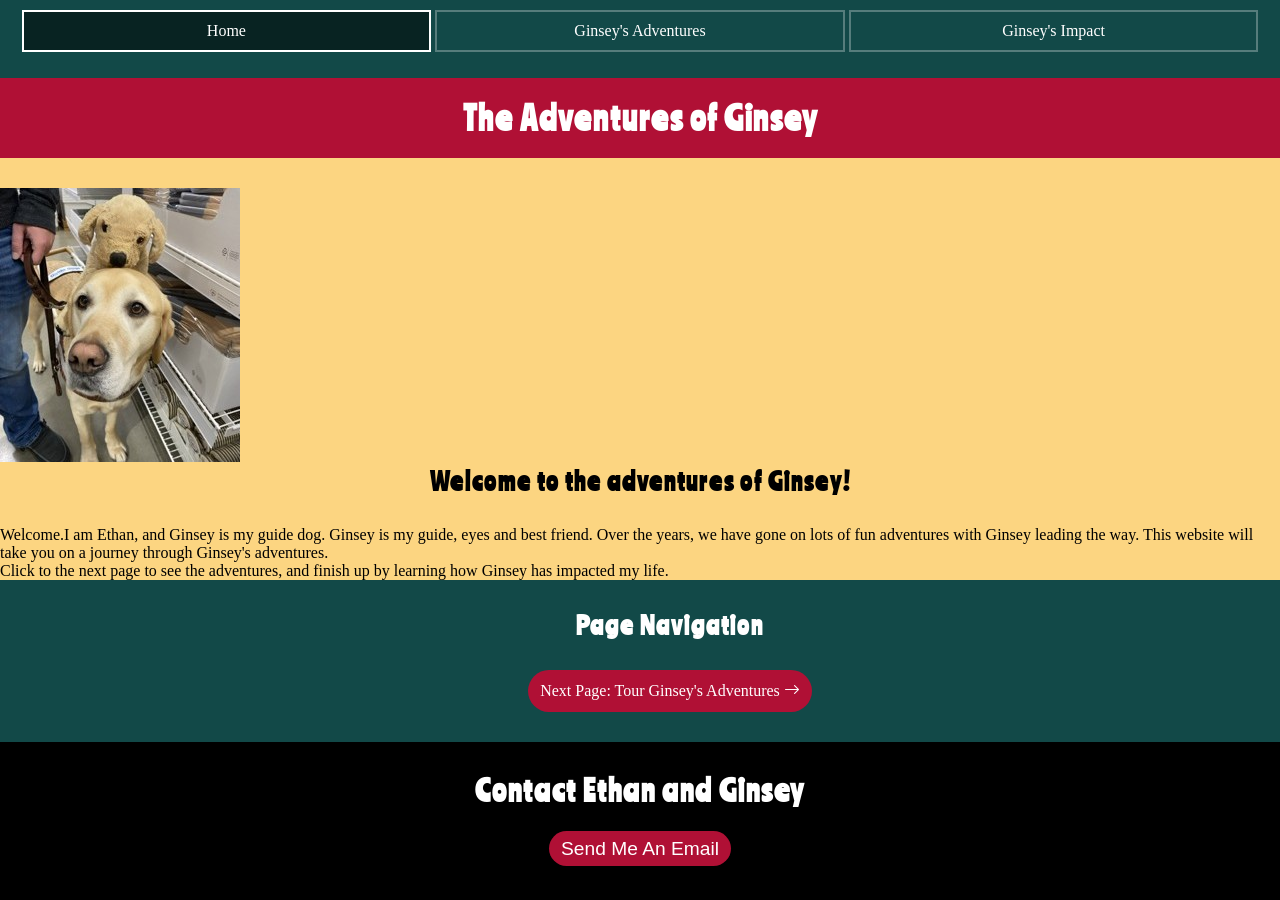
<file: AdventuresOfGinsey-Draft/index.html>
<!DOCTYPE HTML>
<html lang="en">
<head>
        <meta name="viewport" content="width=device-width, initial-scale=1.0">
    <meta charset="UTF-8">
    <title>The Adventures of Ginsey </title>
    <link rel="preconnect" href="https://fonts.googleapis.com">
<link rel="preconnect" href="https://fonts.gstatic.com" crossorigin>
<link href="https://fonts.googleapis.com/css2?family=Ranchers&display=swap" rel="stylesheet">
<link rel="stylesheet" href="https://cdn.jsdelivr.net/npm/bootstrap-icons@1.13.1/font/bootstrap-icons.min.css">
<link href="style.css" rel="stylesheet" type="text/css">
</head>

<body>
    <a href="#main-content" class="skip-link">Skip to main content</a>
        <div id="wrapper">

            <header>
            <nav aria-label="main">
        <ul>
            <li><a href="index.html" aria-current="page" class="active">Home</a></li>
            <li><a href="adventures.html">Ginsey's Adventures</a></li>
            <li><a href="Ginseyimpact.html">Ginsey's Impact</a></li>
        </ul>
    </nav>
            </header>

    <main id="main-content" tabindex="-1">
        <h1>The Adventures of Ginsey</h1>
<img src="Ginseywithplushy.jpeg" alt="Ginsey stands in a store aisle, looking happily attht the camera. A yellow lab plushy sits on his head.">
<h2>Welcome to the adventures of Ginsey!</h2>
<p> Welcome.I am Ethan, and Ginsey is my guide dog. Ginsey is my guide, eyes and best friend. Over the years, we have gone on lots of fun adventures with Ginsey leading the way. This website will take you on a journey through Ginsey's adventures.</p>
<p>Click to the next page to see the adventures, and finish up by learning how Ginsey has impacted my life.</p>
 </div>
    </main>

    <nav aria-label="Page Controls" class="pagenavigation">
    <h2>Page Navigation</h2>
    <a href="adventures.html">Next Page: Tour Ginsey's Adventures <i class="bi bi-arrow-right"></i></a>
</nav>

<footer>
        <h2>Contact Ethan and Ginsey</h2>
        <a href="mailto:ethan@ethan-edwards.com">Send Me An Email</a>
</footer>

       </body>
</html>
</file>
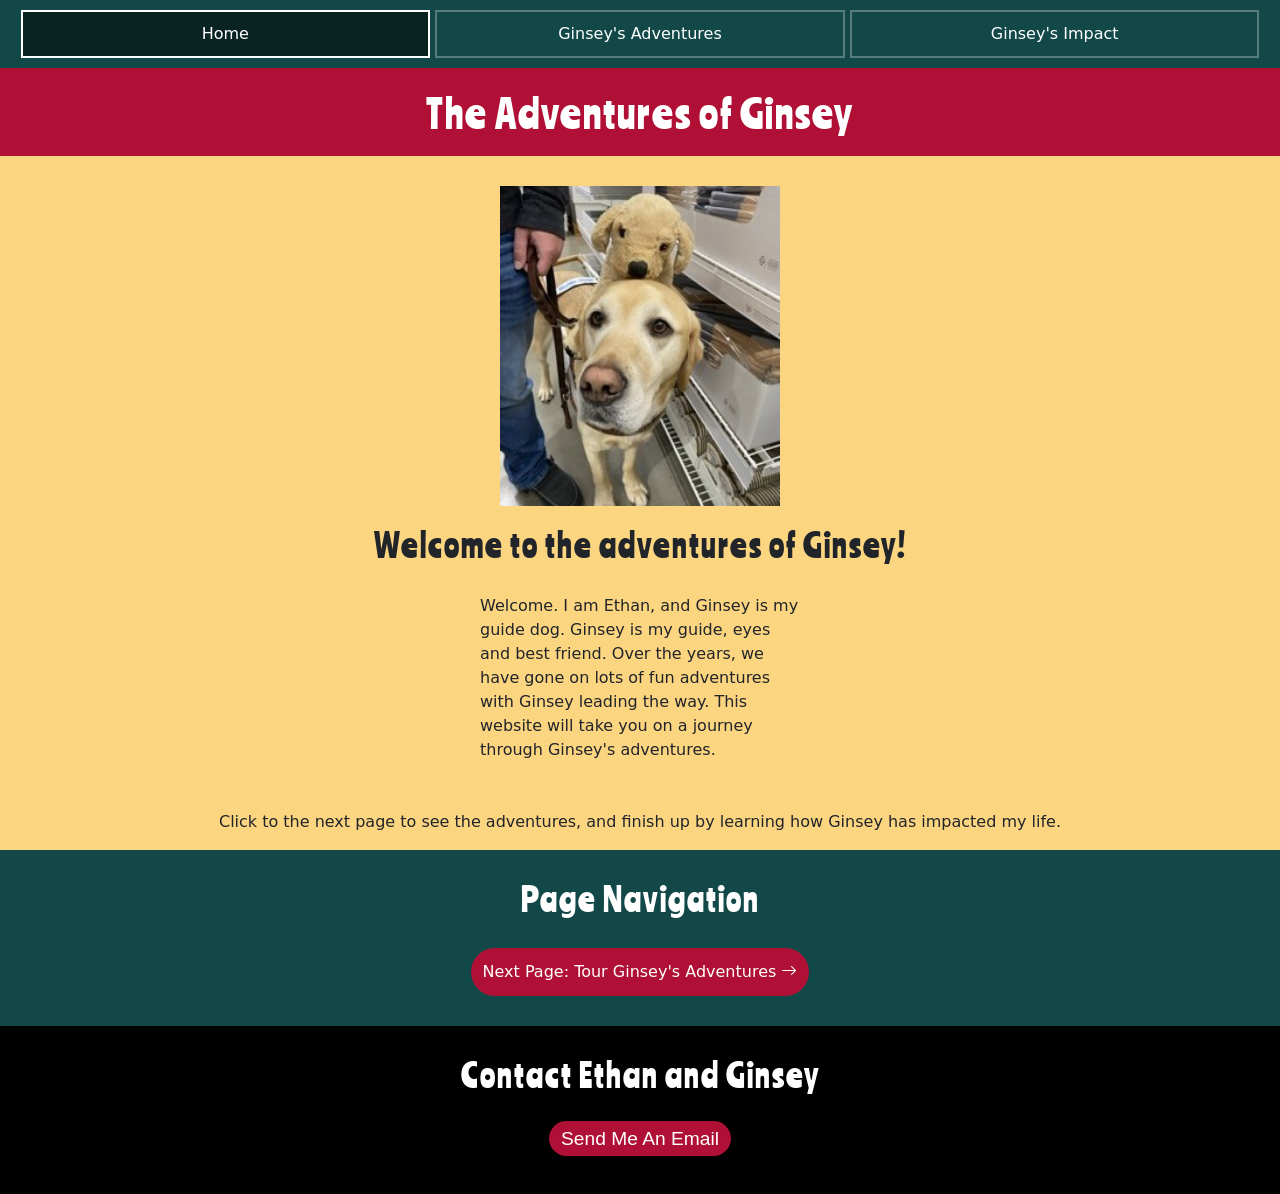
<file: GinseyAdventures/index.html>
<!DOCTYPE HTML>
<html lang="en">
<head>
        <meta name="viewport" content="width=device-width, initial-scale=1.0">
    <meta charset="UTF-8">
    <title>The Adventures of Ginsey </title>
    <link rel="icon" type = "image/svg+xml" href = "ginseypaw.svg">
    <link rel="preconnect" href="https://fonts.googleapis.com">
<link rel="preconnect" href="https://fonts.gstatic.com" crossorigin>
<link href="https://fonts.googleapis.com/css2?family=Ranchers&display=swap" rel="stylesheet">
<link rel="stylesheet" href="https://cdn.jsdelivr.net/npm/bootstrap-icons@1.13.1/font/bootstrap-icons.min.css">
<link href="https://cdn.jsdelivr.net/npm/bootstrap@5.3.3/dist/css/bootstrap.min.css" rel="stylesheet" integrity="sha384-QWTKZyjpPEjISv5WaRU9OFeRpok6YctnYmDr5pNlyT2bRjXh0JMhjY6hW+ALEwIH" crossorigin="anonymous">
<link href="style.css" rel="stylesheet" type="text/css">
</head>

<body>
    <a href="#main-content" class="skip-link">Skip to main content</a>
        <div id="wrapper">

            <header>
            <nav aria-label="main">
        <ul>
            <li><a href="index.html" aria-current="page" class="active">Home</a></li>
            <li><a href="adventures.html">Ginsey's Adventures</a></li>
            <li><a href="Ginseyimpact.html">Ginsey's Impact</a></li>
        </ul>
    </nav>
            </header>

    <main id="main-content" tabindex="-1">
        <h1>The Adventures of Ginsey</h1>
<img class="image" src="Ginseywithplushy.jpeg" alt="Ginsey stands in a store aisle, looking happily attht the camera. A yellow lab plushy sits on his head.">
<h2>Welcome to the adventures of Ginsey!</h2>
<p class="w-25 mx-auto mb-5"> Welcome. I am Ethan, and Ginsey is my guide dog. Ginsey is my guide, eyes and best friend. Over the years, we have gone on lots of fun adventures with Ginsey leading the way. This website will take you on a journey through Ginsey's adventures.</p>
<p class="mx-auto text-center">Click to the next page to see the adventures, and finish up by learning how Ginsey has impacted my life.</p>
 </div>
    </main>

    <nav aria-label="Page Controls" class="pagenavigation">
    <h2>Page Navigation</h2>
    <a href="adventures.html">Next Page: Tour Ginsey's Adventures <i class="bi bi-arrow-right"></i></a>
</nav>

<footer>
        <h2>Contact Ethan and Ginsey</h2>
        <a href="mailto:ethan@ethan-edwards.com">Send Me An Email</a>
</footer>

       </body>
</html>
</file>
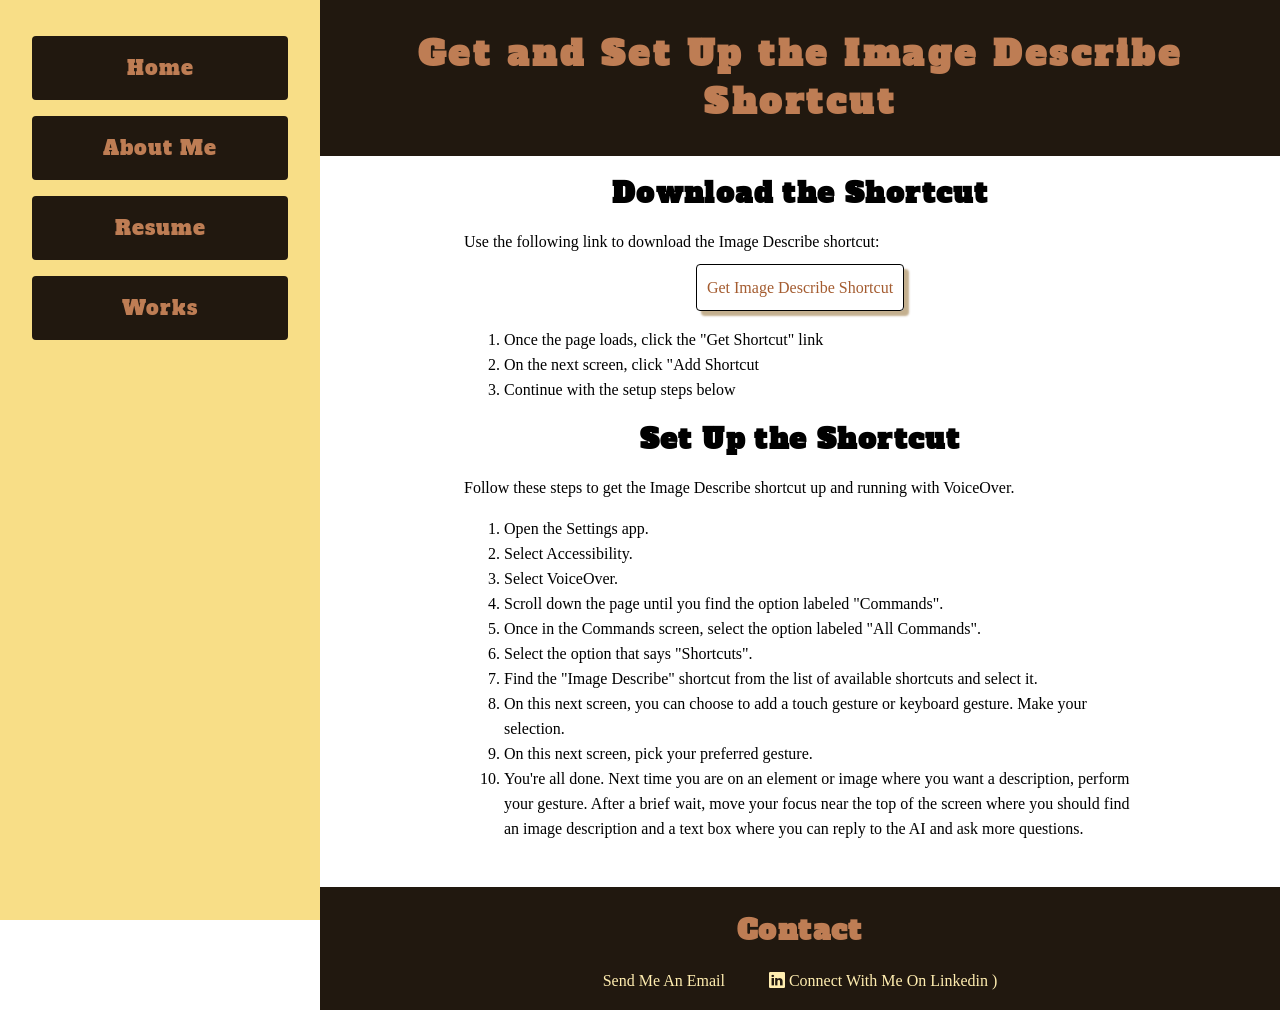
<file: imagedescribe.html>
<!DOCTYPE HTML>
<html lang="en">
<head>
        <meta name="viewport" content="width=device-width, initial-scale=1.0">
    <meta charset="UTF-8">
    <title>Get And Set Up the Image Describe Shortcut | Ethan Edwards' Portfolio</title>
    <link rel="preconnect" href="https://fonts.googleapis.com">
<link rel="preconnect" href="https://fonts.gstatic.com" crossorigin>
<link href="https://fonts.googleapis.com/css2?family=Alfa+Slab+One&display=swap" rel="stylesheet">
<link rel="stylesheet" href="https://cdn.jsdelivr.net/npm/bootstrap-icons@1.13.1/font/bootstrap-icons.min.css">
<link href="Blank1200px.css" rel="stylesheet" type="text/css">
</head>
<body>
<a href="#main-content" class="skip-link">Skip to main content</a>        <div id="wrapper">
    <nav aria-label="Portfolio">
        <ul>
            <li><a href="index.html">Home</a></li>
            <li><a href="aboutme.html">About Me</a></li>
            <li><a href="resume.html">Resume</a></li>
            <li><a href="works.html">Works</a></li>
        </ul>
    </nav>
    <main id="main-content" tabindex="-1">
<h1>Get and Set Up the Image Describe Shortcut</h1>
<div class="mainworks">
<h2>Download the Shortcut</h2>
<p> Use the following link to download the Image Describe shortcut: <a class="workslink" href="https://www.icloud.com/shortcuts/a734bbcc096e4e90ab5a9b87a45b2c32" target="_blank">Get Image Describe Shortcut<span class="sr-only"> (Opens in a new tab)</span></a></p>
<ol>
    <li>Once the page loads, click the "Get Shortcut" link</li>
    <li>On the next screen, click "Add Shortcut</li>
    <li>Continue with the setup steps below</li>
</ol>
<h2>Set Up the Shortcut</h2>
<p>Follow these steps to get the Image Describe shortcut up and running with VoiceOver.</p>
<ol>
    <li>Open the Settings app.</li>
    <li>Select Accessibility.</li>
    <li>Select VoiceOver.</li>
    <li>Scroll down the page until you find the option labeled "Commands".</li>
    <li>Once in the Commands screen, select the option labeled "All Commands".</li>
    <li>Select the option that says "Shortcuts".</li>
    <li>Find the "Image Describe" shortcut from the list of available shortcuts and select it.</li>
    <li>On this next screen, you can choose to add a touch gesture or keyboard gesture. Make your selection.</li>
    <li>On this next screen, pick your preferred gesture.</li>
    <li>You're all done. Next time you are on an element or image where you want a description, perform your gesture. After a brief wait, move your focus near the top of the screen where you should find an image description and a text box where you can reply to the AI and ask more questions.</li>
</ol>
</div>
</main>
    <footer>
        <h2>Contact</h2>
        <a href="mailto:ethan@ethan-edwards.com">Send Me An Email</a>
        <a href="https://www.linkedin.com/in/ethan-edwards-accessibility" target="_blank">
    <i class="bi bi-linkedin" aria-hidden="true"></i> Connect With Me On Linkedin <span class="sr-only"> (Opens in a new tab)</span>)
</a>
</footer>
</div>
</body>
</html>
</file>
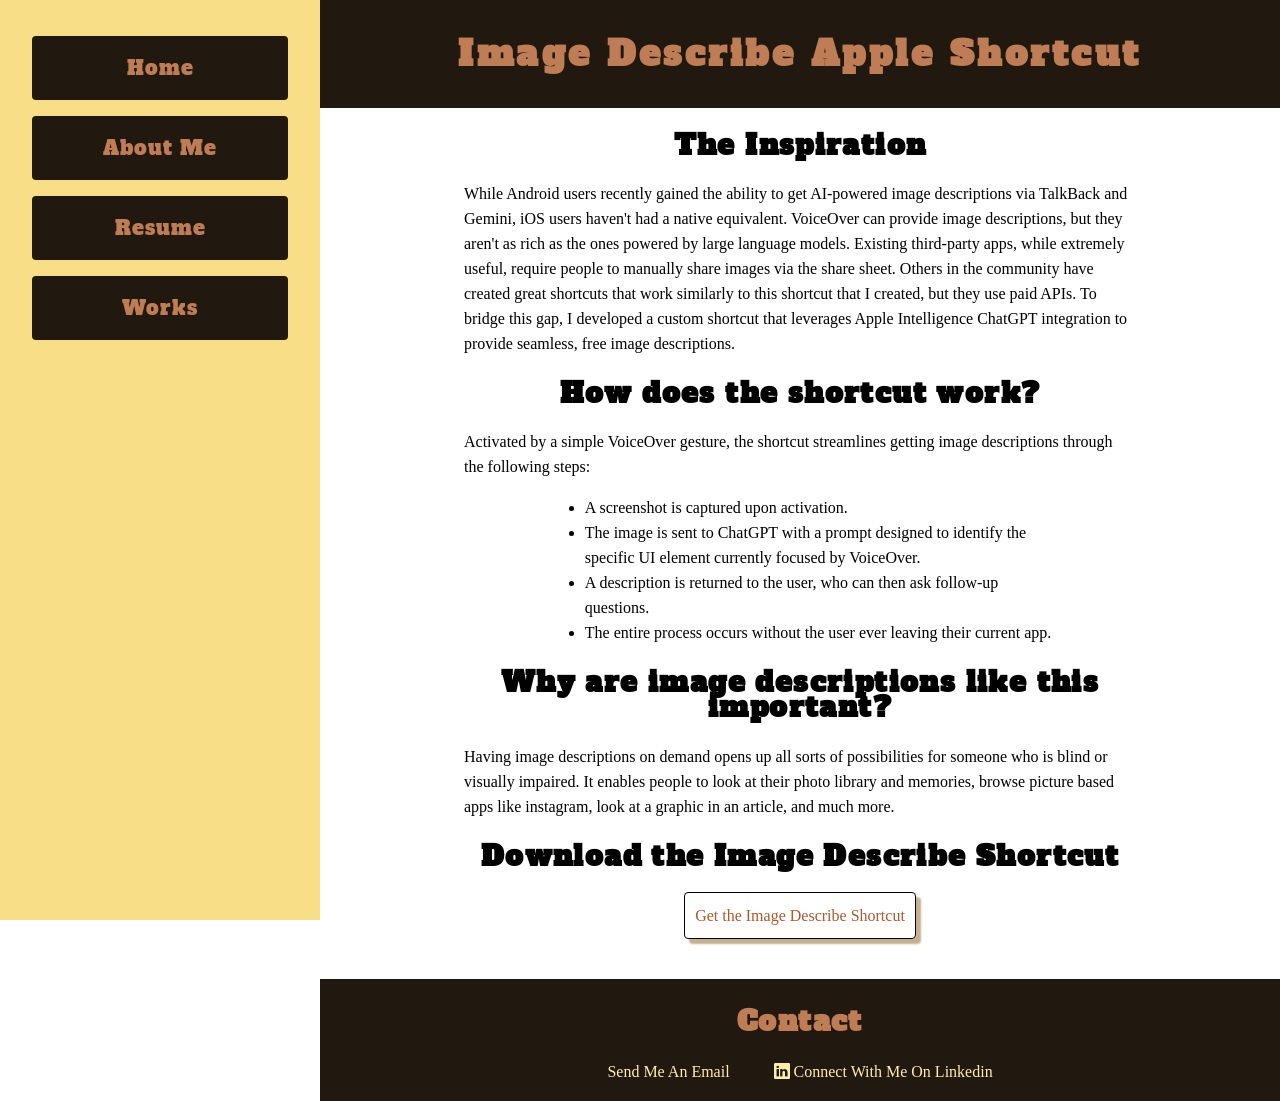
<file: learnmoreimage.html>
<!DOCTYPE HTML>
<html lang="en">
<head>
        <meta name="viewport" content="width=device-width, initial-scale=1.0">
    <meta charset="UTF-8">
    <title>Learn More About The Image Describe Shortcut | Ethan Edwards' Portfolio</title>
    <link rel="preconnect" href="https://fonts.googleapis.com">
<link rel="preconnect" href="https://fonts.gstatic.com" crossorigin>
<link href="https://fonts.googleapis.com/css2?family=Alfa+Slab+One&display=swap" rel="stylesheet">
<link rel="stylesheet" href="https://cdn.jsdelivr.net/npm/bootstrap-icons@1.13.1/font/bootstrap-icons.min.css">
<link href="Blank1200px.css" rel="stylesheet" type="text/css">
</head>
<body>
    <a href="#main-content" class="skip-link">Skip to main content</a>
        <div id="wrapper">
    <nav aria-label="Portfolio">
        <ul>
            <li><a href="index.html">Home</a></li>
            <li><a href="aboutme.html">About Me</a></li>
            <li><a href="resume.html">Resume</a></li>
            <li><a href="works.html">Works</a></li>
        </ul>
    </nav>
    <main id="main-content" tabindex="-1">
<h1>Image Describe Apple Shortcut</h1>
<div class="mainworks">
        <h2>The Inspiration</h2>
        <p>While Android users recently gained the ability to get AI-powered image descriptions via TalkBack and Gemini, iOS users haven't had a native equivalent. VoiceOver can provide image descriptions, but they aren't as rich as the ones powered by large language models. Existing third-party apps,  while extremely useful,  require people to manually share images via the share sheet. Others in the community have created great shortcuts that work similarly to this shortcut that I created, but they use  paid APIs. To bridge this gap, I developed a custom shortcut that leverages Apple Intelligence ChatGPT integration to provide seamless, free image descriptions.</p>
        <h2>How does the shortcut work?</h2>
<p>Activated by a simple VoiceOver gesture, the shortcut streamlines getting image descriptions through the following steps:</p>
<ul>
<li>A screenshot is captured  upon activation.</li>
<li>The image is sent to ChatGPT with a prompt designed to identify the specific UI element currently focused by VoiceOver.</li>
<li>A description is returned to the user, who can then ask follow-up questions.</li>
<li>The entire process occurs without the user ever leaving their current app.</li>
</ul>
<h2>Why are image descriptions like this important?</h2>
<p>Having image descriptions on demand opens up all sorts of possibilities for someone who is blind or visually impaired. It enables people to look at their photo library and memories, browse picture based apps like instagram, look at a graphic in an article, and much more.</p>
<h2>Download the Image Describe Shortcut</h2>
<a class="workslink" href="imagedescribe.html">Get the Image Describe Shortcut</a>
</div>
</main>
    <footer>
        <h2>Contact</h2>
        <a href="mailto:ethan@ethan-edwards.com">Send Me An Email</a>
        <a href="https://www.linkedin.com/in/ethan-edwards-accessibility" target="_blank">
    <i class="bi bi-linkedin" aria-hidden="true"></i> Connect With Me On Linkedin<span class="sr-only"> (Opens in a new tab)</span>
</a>
</footer>
</div>
</body>
</html>
</file>
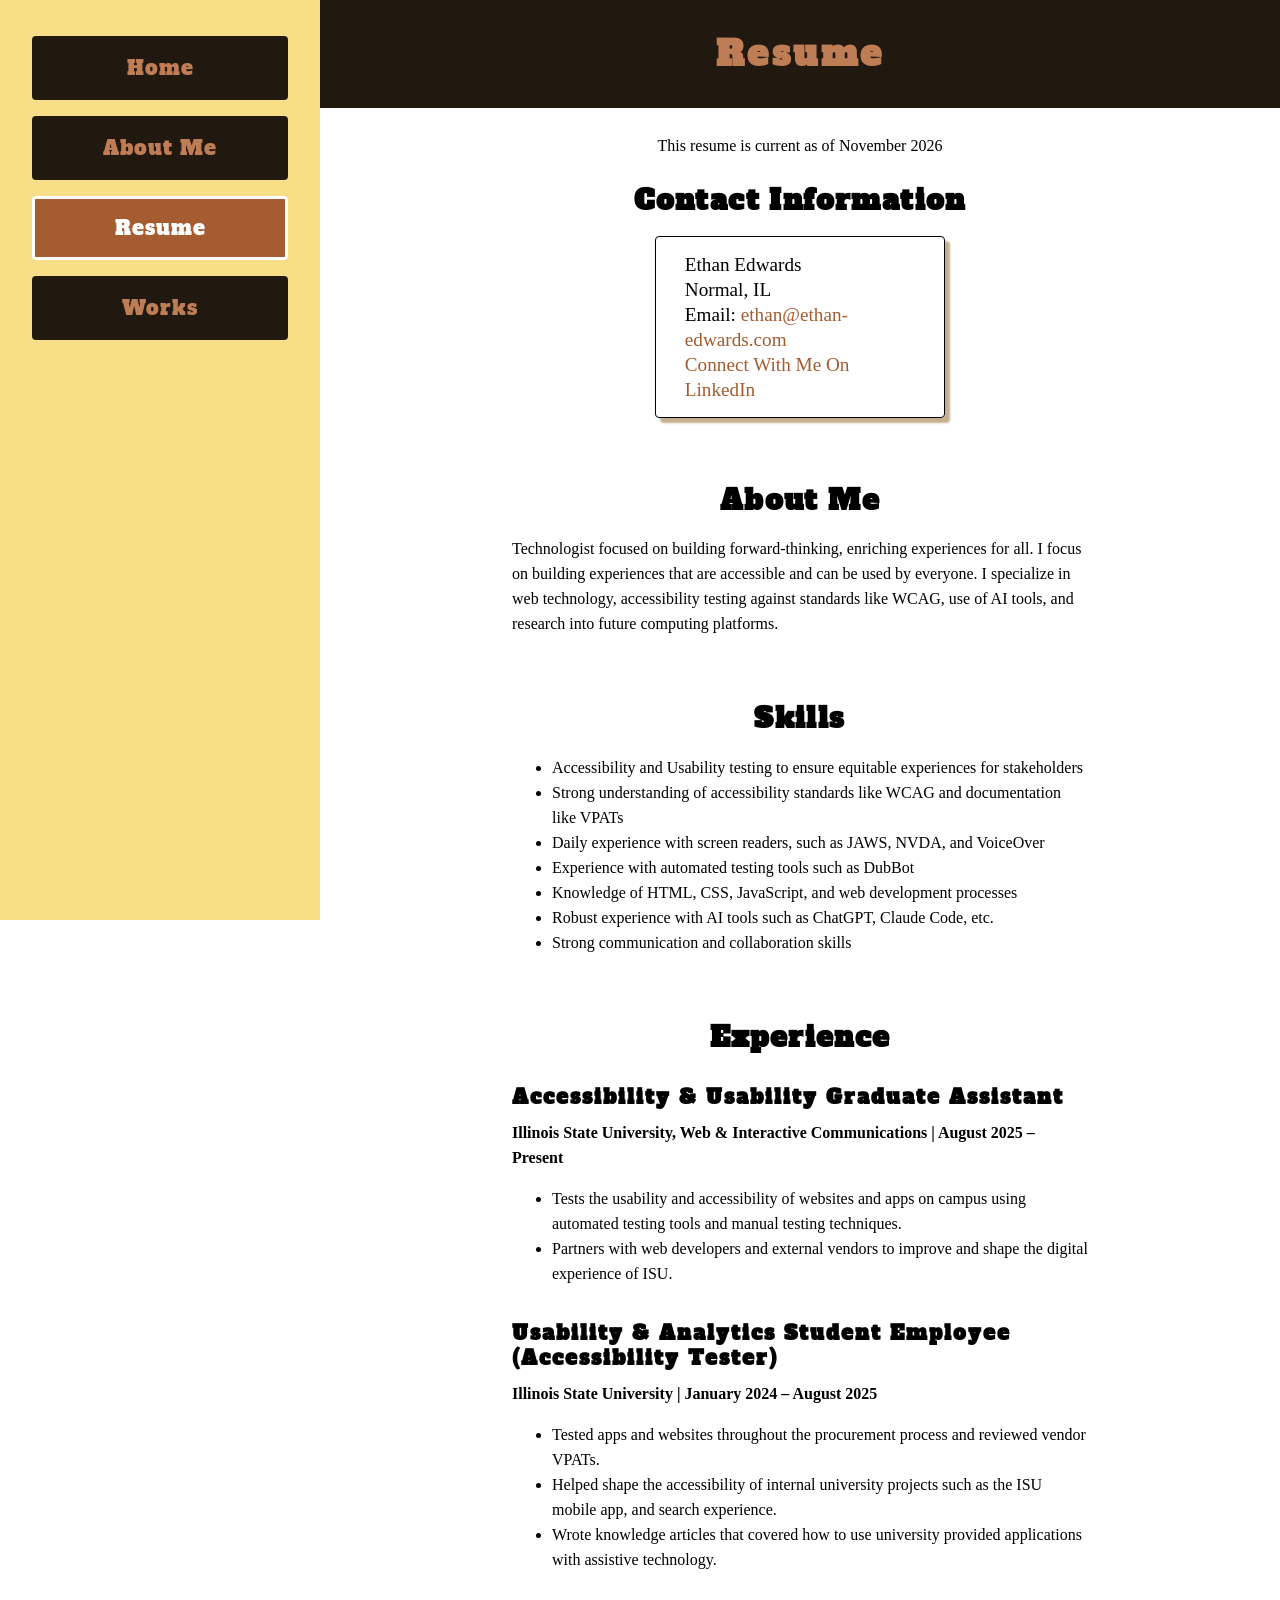
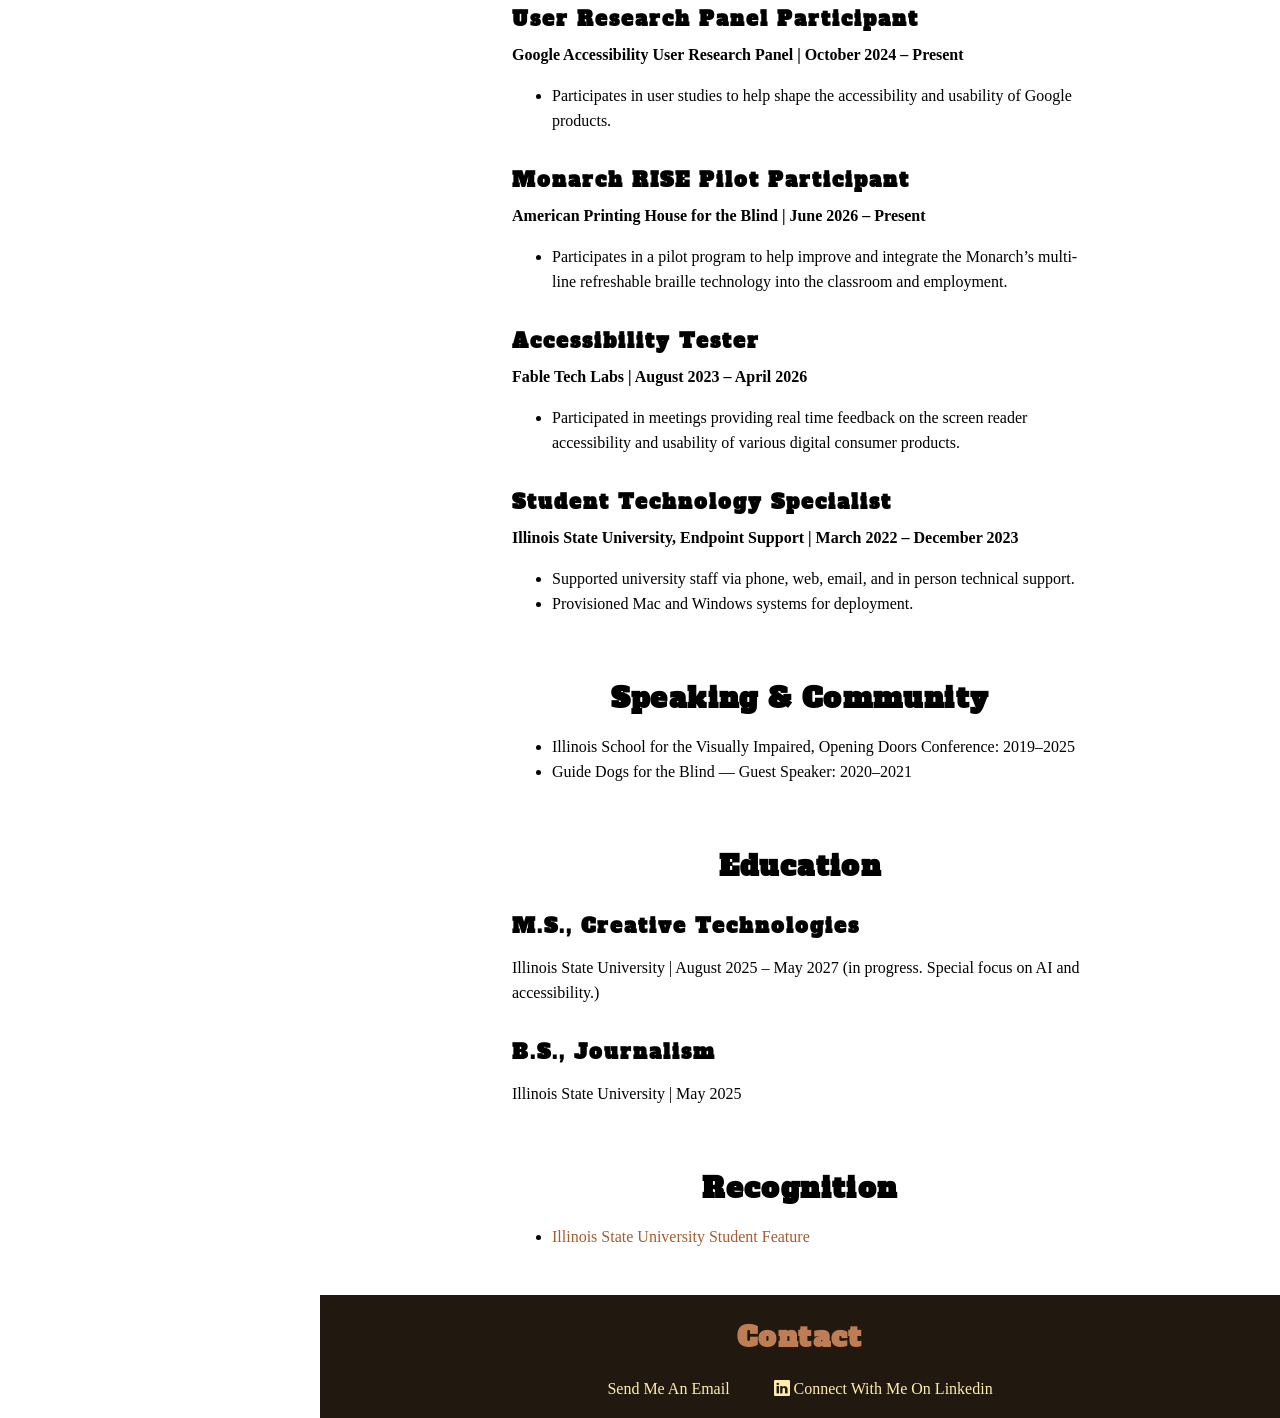
<file: resume.html>
<!DOCTYPE HTML> <html lang="en"> <head>     <meta name="viewport" content="width=device-width, initial-scale=1.0">     <meta charset="UTF-8">     <title>Resume | Ethan Edwards' Portfolio</title>     <link rel="preconnect" href="https://fonts.googleapis.com">     <link rel="preconnect" href="https://fonts.gstatic.com" crossorigin>     <link href="https://fonts.googleapis.com/css2?family=Alfa+Slab+One&display=swap" rel="stylesheet">     <link rel="stylesheet" href="https://cdn.jsdelivr.net/npm/bootstrap-icons@1.13.1/font/bootstrap-icons.min.css">     <link href="Blank1200px.css" rel="stylesheet" type="text/css"> </head> <body>     <a href="#main-content" class="skip-link">Skip to main content</a>     <div id="wrapper">         <nav aria-label="Portfolio ">             <ul>                 <li><a href="index.html">Home</a></li>                 <li><a href="aboutme.html">About Me</a></li>                 <li><a href="resume.html" aria-current="page">Resume</a></li>                 <li><a href="works.html">Works</a></li>             </ul>         </nav>         <main id="main-content" tabindex="-1">             <h1>Resume</h1>             <div class="mainresume">                 <p class="center">This resume is current as of November 2026</p>                 <h2 class="margintop">Contact Information</h2>                 <div class="contactinfo">                     <p>Ethan Edwards</p>                     <p>Normal, IL</p>                     <p>Email: <a href="mailto:ethan@ethan-edwards.com">ethan@ethan-edwards.com</a></p>                     <p><a href="https://www.linkedin.com/in/ethan-edwards-accessibility" target="_blank">Connect With Me On LinkedIn<span class="sr-only"> (opens in a new tab)</span></a></p>                 </div>                 <h2>About Me</h2>                 <p>Technologist focused on building forward-thinking, enriching experiences for all. I focus on building experiences that are accessible and can be used by everyone. I specialize in web technology, accessibility testing against standards like WCAG, use of AI tools, and research into future computing platforms.</p>                 <h2>Skills</h2>                 <ul>                     <li>Accessibility and Usability testing to ensure equitable experiences for stakeholders</li>                     <li>Strong understanding of accessibility standards like WCAG and documentation like VPATs</li>                     <li>Daily experience with screen readers, such as JAWS, NVDA, and VoiceOver</li>                     <li>Experience with automated testing tools such as DubBot</li>                     <li>Knowledge of HTML, CSS, JavaScript, and web development processes</li>                     <li>Robust experience with AI tools such as ChatGPT, Claude Code, etc.</li>                     <li>Strong communication and collaboration skills</li>                 </ul>                 <h2>Experience</h2>                 <h3>Accessibility & Usability Graduate Assistant</h3>                 <p class="boldcontent">Illinois State University, Web & Interactive Communications | August 2025 – Present</p>                 <ul>                     <li>Tests the usability and accessibility of websites and apps on campus using automated testing tools and manual testing techniques.</li>                     <li>Partners with web developers and external vendors to improve and shape the digital experience of ISU.</li>                 </ul>                 <h3>Usability & Analytics Student Employee (Accessibility Tester)</h3>                 <p class="boldcontent">Illinois State University | January 2024 – August 2025</p>                 <ul>                     <li>Tested apps and websites throughout the procurement process and reviewed vendor VPATs.</li>                     <li>Helped shape the accessibility of internal university projects such as the ISU mobile app, and search experience.</li>                     <li>Wrote knowledge articles that covered how to use university provided applications with assistive technology.</li>                 </ul>                 <h3>User Research Panel Participant</h3>                 <p class="boldcontent">Google Accessibility User Research Panel | October 2024 – Present</p>                 <ul>                     <li>Participates in user studies to help shape the accessibility and usability of Google products.</li>                 </ul>                 <h3>Monarch RISE Pilot Participant</h3>                 <p class="boldcontent">American Printing House for the Blind | June 2026 – Present</p>                 <ul>                     <li>Participates in a pilot program to help improve and integrate the Monarch’s multi-line refreshable braille technology into the classroom and employment.</li>                 </ul>                 <h3>Accessibility Tester</h3>                 <p class="boldcontent">Fable Tech Labs | August 2023 – April 2026</p>                 <ul>                     <li>Participated in meetings providing real time feedback on the screen reader accessibility and usability of various digital consumer products.</li>                 </ul>                 <h3>Student Technology Specialist</h3>                 <p class="boldcontent">Illinois State University, Endpoint Support | March 2022 – December 2023</p>                 <ul>                     <li>Supported university staff via phone, web, email, and in person technical support.</li>                     <li>Provisioned Mac and Windows systems for deployment.</li>                 </ul>                 <h2>Speaking & Community</h2>                 <ul>                     <li>Illinois School for the Visually Impaired, Opening Doors Conference: 2019–2025</li>                     <li>Guide Dogs for the Blind — Guest Speaker: 2020–2021</li>                 </ul>                 <h2>Education</h2>                 <h3>M.S., Creative Technologies</h3>                 <p>Illinois State University | August 2025 – May 2027 (in progress. Special focus on AI and accessibility.)</p>                 <h3>B.S., Journalism</h3>                 <p>Illinois State University | May 2025</p>                 <h2>Recognition</h2>                 <ul>                     <li><a href="https://news.illinoisstate.edu/2025/04/graduating-redbirds-ethan-edwards-is-leaving-illinois-state-a-more-accessible-place/" target="_blank">Illinois State University Student Feature<span class="sr-only"> (Opens in a new tab)</span></a></li>                 </ul>             </div>         </main>         <footer>             <h2>Contact</h2>             <a href="mailto:ethan@ethan-edwards.com">Send Me An Email</a>             <a href="https://www.linkedin.com/in/ethan-edwards-accessibility" target="_blank">                 <i class="bi bi-linkedin" aria-hidden="true"></i> Connect With Me On Linkedin<span class="sr-only"> (Opens in a new tab)</span>             </a>         </footer>     </div> </body> </html>
</file>
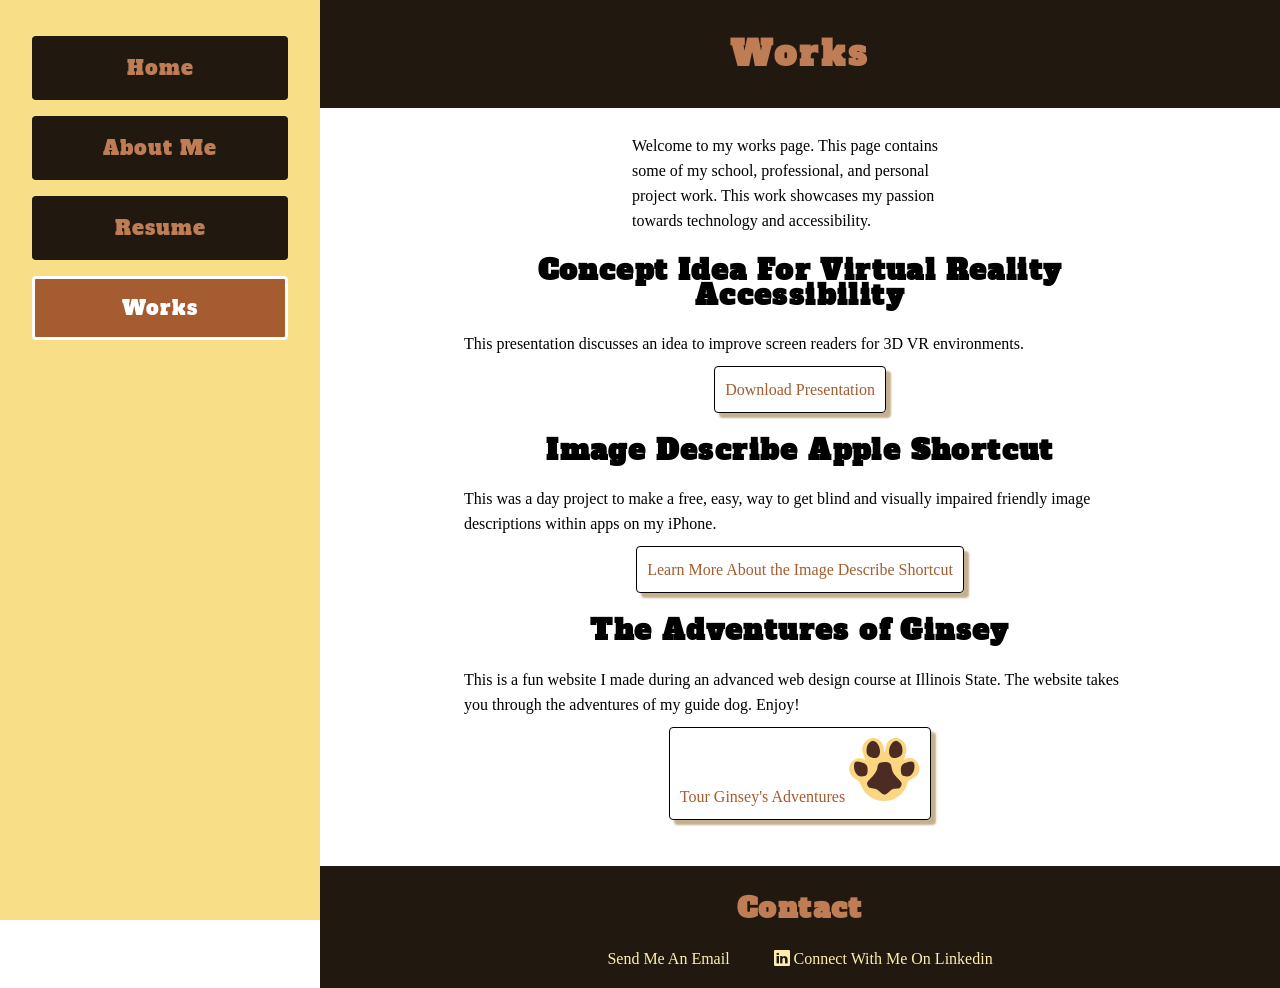
<file: works.html>
<!DOCTYPE HTML>
<html lang="en">
<head>
        <meta name="viewport" content="width=device-width, initial-scale=1.0">
    <meta charset="UTF-8">
    <title>Works | Ethan Edwards Portfolio</title>
    <link rel="preconnect" href="https://fonts.googleapis.com">
<link rel="preconnect" href="https://fonts.gstatic.com" crossorigin>
<link href="https://fonts.googleapis.com/css2?family=Alfa+Slab+One&display=swap" rel="stylesheet">
<link rel="stylesheet" href="https://cdn.jsdelivr.net/npm/bootstrap-icons@1.13.1/font/bootstrap-icons.min.css">
<link href="Blank1200px.css" rel="stylesheet" type="text/css">
</head>
<body>
    <a href="#main-content" class="skip-link">Skip to main content</a>
        <div id="wrapper">
    <nav aria-label="Portfolio">
        <ul>
            <li><a href="index.html">Home</a></li>
            <li><a href="aboutme.html">About Me</a></li>
            <li><a href="resume.html">Resume</a></li>
            <li><a href="works.html" aria-current="page">Works</a></li>
        </ul>
    </nav>
    <main id="main-content" tabindex="-1">
        <h1>Works</h1>
        <div class="mainworks">
            <p class="worksparagraph">Welcome to my works page. This page contains some of my school, professional, and personal project work. This work showcases my passion towards technology and accessibility.</p>
        <h2>Concept Idea For Virtual Reality Accessibility</h2>
        <p>This presentation discusses an idea to improve screen readers for 3D VR environments. <a class="workslink" href="Screen-Reader-Concept-VR.pptx" download>Download Presentation</a></p>
        <h2>Image Describe Apple Shortcut</h2>
        <p>This was a day project  to make a free, easy, way to get blind and visually impaired  friendly image descriptions within apps on my iPhone. <a class="workslink" href="learnmoreimage.html">Learn More About the Image Describe Shortcut</a></p>
        <h2>The Adventures of Ginsey</h2>
        <p>This is a fun website I made during an advanced web design course at Illinois State. The website takes you through the adventures of my guide dog. Enjoy! <a class="workslink" href="https://ethan-edwards.com/GinseyAdventures" target="_blank">Tour Ginsey's Adventures<span class="sr-only">(Opens in a new tab)</span> <img src="ginseypaw.svg" alt=""></a></p>
        </div>
    </main>
    <footer>
        <h2>Contact</h2>
        <a href="mailto:ethan@ethan-edwards.com">Send Me An Email</a>
        <a href="https://www.linkedin.com/in/ethan-edwards-accessibility" target="_blank">
    <i class="bi bi-linkedin" aria-hidden="true"></i> Connect With Me On Linkedin<span class="sr-only"> (Opens in a new tab)</span>
</a>
</footer>
</div>
</body>
</html>
</file>
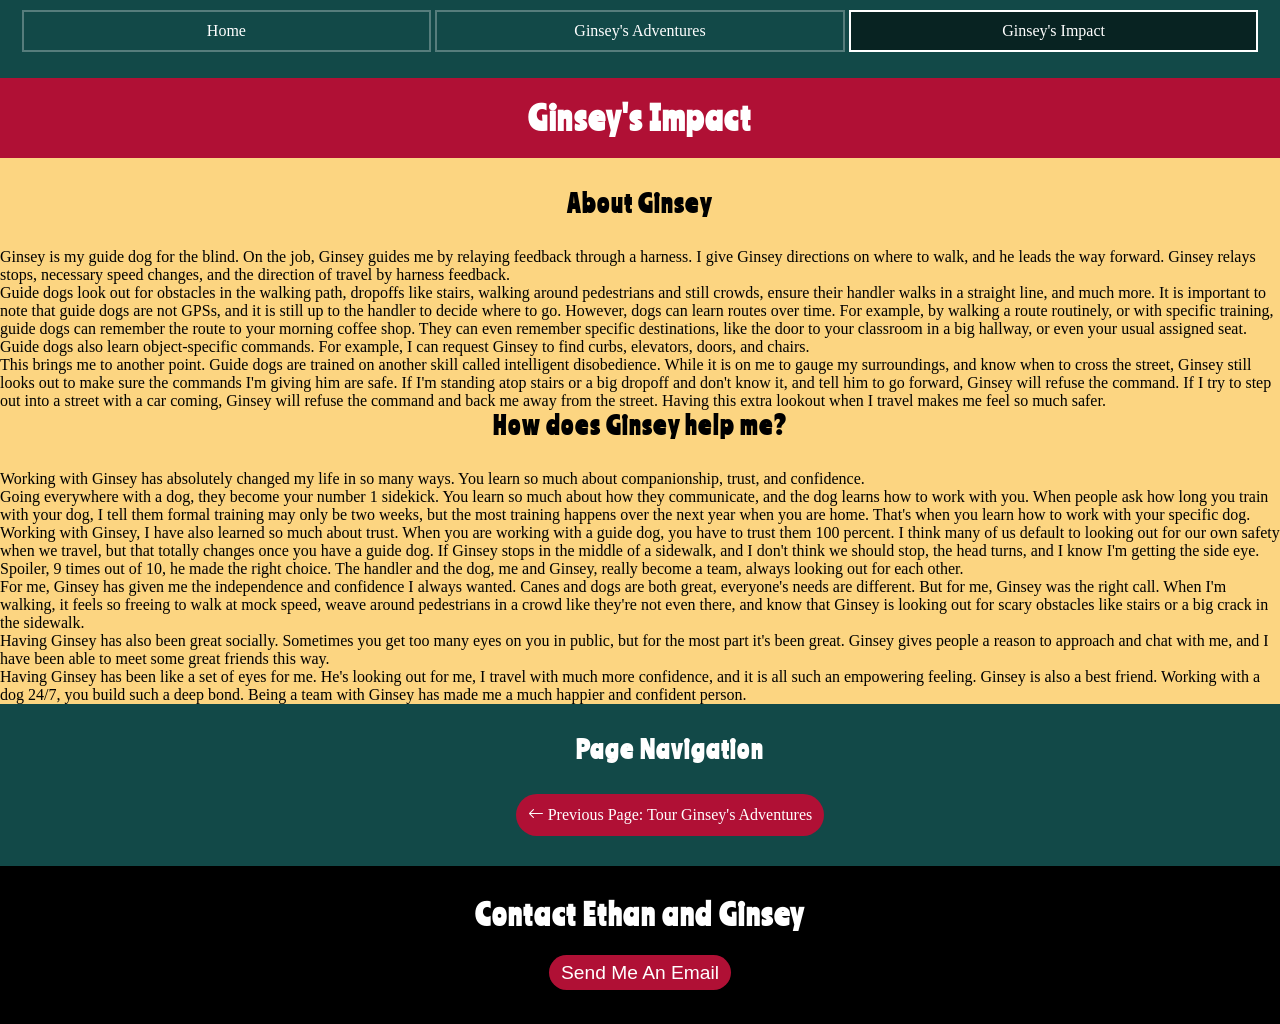
<file: AdventuresOfGinsey-Draft/ginseyimpact.html>
<!DOCTYPE HTML>
<html lang="en">
<head>
        <meta name="viewport" content="width=device-width, initial-scale=1.0">
    <meta charset="UTF-8">
    <title>Ginsey's Impact | The Adventures of Ginsey</title>
    <link rel="preconnect" href="https://fonts.googleapis.com">
<link rel="preconnect" href="https://fonts.gstatic.com" crossorigin>
<link href="https://fonts.googleapis.com/css2?family=Ranchers&display=swap" rel="stylesheet">
<link rel="stylesheet" href="https://cdn.jsdelivr.net/npm/bootstrap-icons@1.13.1/font/bootstrap-icons.min.css">
<link href="style.css" rel="stylesheet" type="text/css">
</head>

<body>
    <a href="#main-content" class="skip-link">Skip to main content</a>
        <div id="wrapper">

            <header>
            <nav aria-label="main">
        <ul>
            <li><a href="index.html">Home</a></li>
            <li><a href="adventures.html">Ginsey's Adventures</a></li>
            <li><a href="Ginseyimpact.html" aria-current="page" class="active">Ginsey's Impact</a></li>
        </ul>
    </nav>
            </header>

    <main id="main-content" tabindex="-1">
        <h1>Ginsey's Impact</h1>
<h2>About Ginsey</h2>

<p>Ginsey is my guide dog for the blind. On the job, Ginsey guides me by relaying feedback through a harness. I give Ginsey directions on where to walk, and he leads the way forward. Ginsey relays stops, necessary speed changes, and the direction of travel by harness feedback.</p>

<p>Guide dogs look out for obstacles in the walking path, dropoffs like stairs, walking around pedestrians and still crowds, ensure their handler walks in a straight line, and much more. It is important to note that guide dogs are not GPSs, and it is still up to the handler to decide where to go. However, dogs can learn routes over time. For example, by walking a route routinely, or with specific training, guide dogs can remember the route to your morning coffee shop. They can even remember specific destinations, like the door to your classroom in a big hallway, or even your usual assigned seat. Guide dogs also learn object-specific commands. For example, I can request Ginsey to find curbs, elevators, doors, and chairs.</p>

<p>This brings me to another point. Guide dogs are trained on another skill called intelligent disobedience. While it is on me to gauge my surroundings, and know when to cross the street, Ginsey still looks out to make sure the commands I'm giving him are safe. If I'm standing atop stairs or a big dropoff and don't know it, and tell him to go forward, Ginsey will refuse the command. If I try to step out into a street with a car coming, Ginsey will refuse the command and back me away from the street. Having this extra lookout when I travel makes me feel so much safer.</p>

<h2>How does Ginsey help me?</h2>

<p>Working with Ginsey has absolutely changed my life in so many ways. You learn so much about companionship, trust, and confidence.</p>

<p>Going everywhere with a dog, they become your number 1 sidekick. You learn so much about how they communicate, and the dog learns how to work with you. When people ask how long you train with your dog, I tell them formal training may only be two weeks, but the most training happens over the next year when you are home. That's when you learn how to work with your specific dog.</p>

<p>Working with Ginsey, I have also learned so much about trust. When you are working with a guide dog, you have to trust them 100 percent. I think many of us default to looking out for our own safety when we travel, but that totally changes once you have a guide dog. If Ginsey stops in the middle of a sidewalk, and I don't think we should stop, the head turns, and I know I'm getting the side eye. Spoiler, 9 times out of 10, he made the right choice. The handler and the dog, me and Ginsey, really become a team, always looking out for each other.</p>

<p>For me, Ginsey has given me the independence and confidence I always wanted. Canes and dogs are both great, everyone's needs are different. But for me, Ginsey was the right call. When I'm walking, it feels so freeing to walk at mock speed, weave around pedestrians in a crowd like they're not even there, and know that Ginsey is looking out for scary obstacles like stairs or a big crack in the sidewalk.</p>

<p>Having Ginsey has also been great socially. Sometimes you get too many eyes on you in public, but for the most part it's been great. Ginsey gives people a reason to approach and chat with me, and I have been able to meet some great friends this way.</p>

<p>Having Ginsey has been like a set of eyes for me. He's looking out for me, I travel with much more confidence, and it is all such an empowering feeling. Ginsey is also a best friend. Working with a dog 24/7, you build such a deep bond. Being a team with Ginsey has made me a much happier and confident person.</p>
<nav aria-label="Page Controls" class="pagenavigation">
    <h2>Page Navigation</h2>
    <a href="adventures.html"><i class="bi bi-arrow-left"></i> Previous Page: Tour Ginsey's Adventures</a>
</nav>
    </main>

<footer>
        <h2>Contact Ethan and Ginsey</h2>
        <a href="mailto:ethan@ethan-edwards.com">Send Me An Email</a>
</footer>
        </div>
       </body>
</html>
</file>
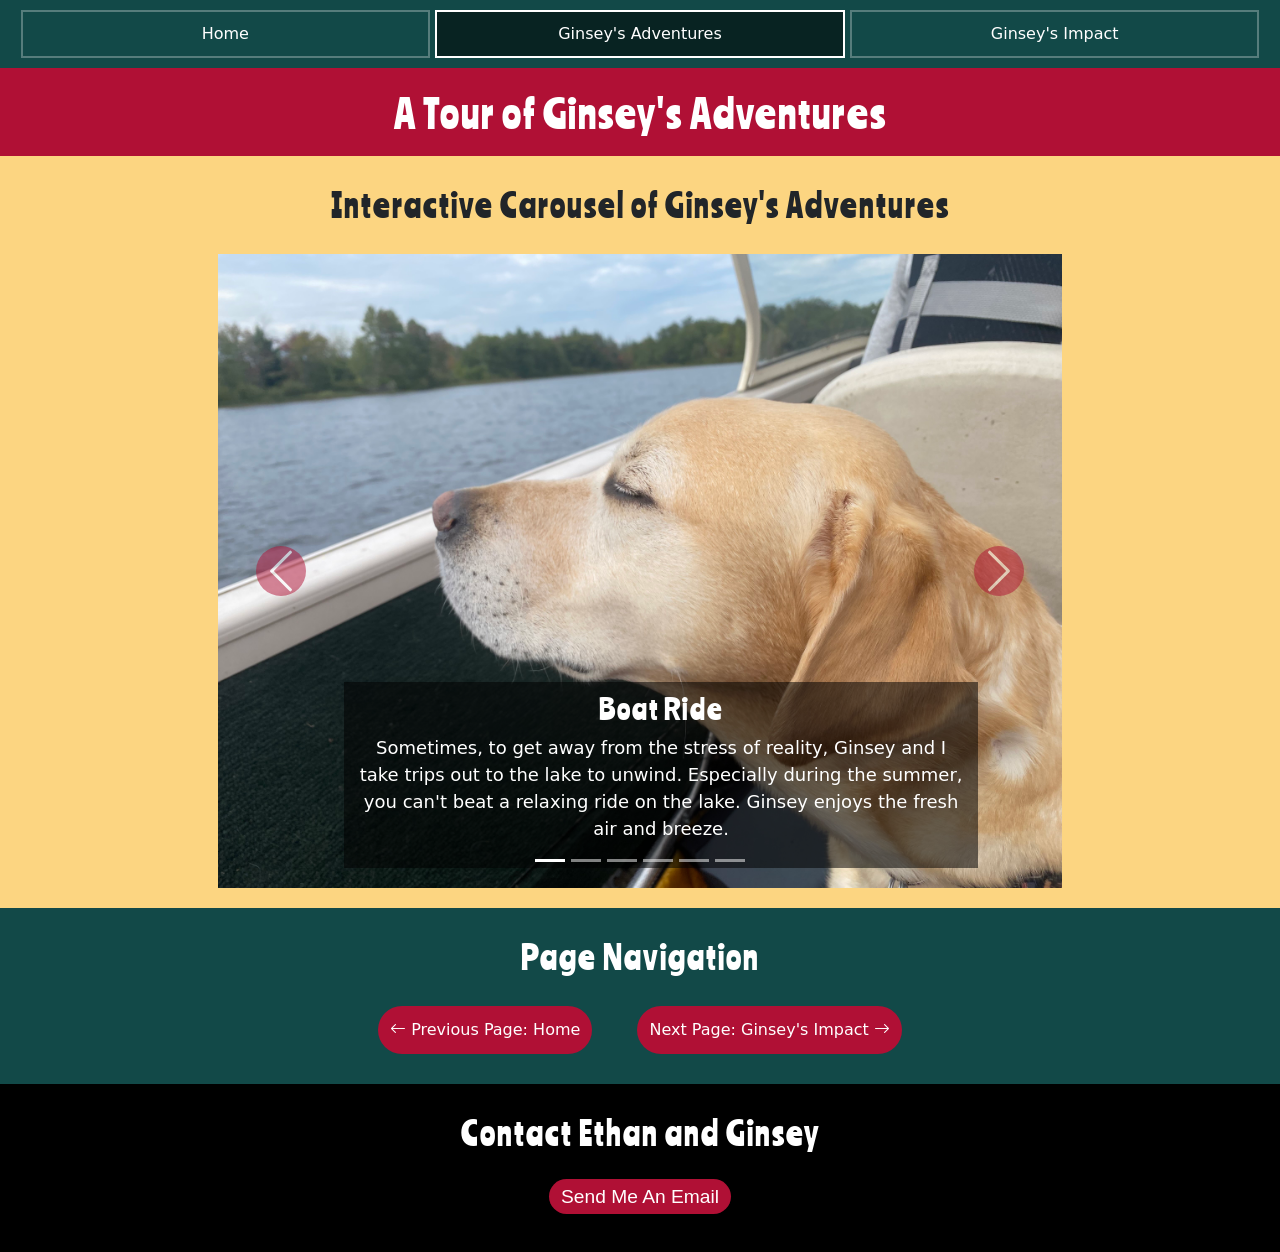
<file: GinseyAdventures/adventures.html>
<!DOCTYPE HTML>
<html lang="en">
<head>
        <meta name="viewport" content="width=device-width, initial-scale=1.0">
    <meta charset="UTF-8">
    <title>A Trip Through Ginsey's Adventures | The Adventures of Ginsey</title>
    <link rel="icon" type = "image/svg+xml" href = "ginseypaw.svg">
    <link rel="preconnect" href="https://fonts.googleapis.com">
<link rel="preconnect" href="https://fonts.gstatic.com" crossorigin>
<link href="https://fonts.googleapis.com/css2?family=Ranchers&display=swap" rel="stylesheet">
<link rel="stylesheet" href="https://cdn.jsdelivr.net/npm/bootstrap-icons@1.13.1/font/bootstrap-icons.min.css">
<link href="https://cdn.jsdelivr.net/npm/bootstrap@5.3.3/dist/css/bootstrap.min.css" rel="stylesheet" integrity="sha384-QWTKZyjpPEjISv5WaRU9OFeRpok6YctnYmDr5pNlyT2bRjXh0JMhjY6hW+ALEwIH" crossorigin="anonymous">
<link href="style.css" rel="stylesheet" type="text/css">
</head>

<body>
    <a href="#main-content" class="skip-link">Skip to main content</a>
        <div id="wrapper">

            <header>
    <nav aria-label="main">
        <ul>
            <li><a href="index.html">Home</a></li>
            <li><a href="adventures.html" aria-current="page" class="active">Ginsey's Adventures</a></li>
            <li><a href="Ginseyimpact.html">Ginsey's Impact</a></li>
        </ul>
    </nav>
            </header>

    <main id="main-content" tabindex="-1">
        <h1>A Tour of Ginsey's Adventures</h1>    
        <h2>Interactive Carousel of Ginsey's Adventures</h2>

        <div id="ginseyCarousel" class="carousel slide">
        <div class="carousel-indicators">
            <button type="button" data-bs-target="#ginseyCarousel" data-bs-slide-to="0" class="active" aria-current="true" aria-label="Slide 1: Ginsey's Boat Ride"></button>
            <button type="button" data-bs-target="#ginseyCarousel" data-bs-slide-to="1" aria-label="Slide 2: Ginsey's Boat Ride, Continued"></button>
            <button type="button" data-bs-target="#ginseyCarousel" data-bs-slide-to="2" aria-label="Slide 3: Ginsey Goes To The Beach"></button>
            <button type="button" data-bs-target="#ginseyCarousel" data-bs-slide-to="3" aria-label="Slide 4: Air Ginsey"></button>
            <button type="button" data-bs-target="#ginseyCarousel" data-bs-slide-to="4" aria-label="Slide 5: Ginsey Visits Chicago"></button>
            <button type="button" data-bs-target="#ginseyCarousel" data-bs-slide-to="5" aria-label="Slide 6: Ginsey With Texas Blue Bonnets"></button>
        </div>

        <div class="carousel-inner">
            <div class="carousel-item active">
                <img src="BoatGinsey.jpeg" class="d-block w-100" alt="Ginsey, a yellow lab guide dog, lounges on a boat ride on a sunny day">
                <div class="carousel-caption w-75">
                    <h3>Boat Ride</h3>
                    <p>Sometimes, to get away from the stress of reality, Ginsey and I take trips out to the lake to unwind. Especially during the summer, you can't beat a relaxing ride on the lake. Ginsey enjoys the fresh air and breeze.</p>
                </div>
            </div>

            <div class="carousel-item">
                <img src="LakeEthanGinsey.JPEG" class="d-block w-100" alt="Ginsey, a yellow lab guide dog, smiles as he sits on a boat. Ethan smiles next to Ginsey, giving him pets">
                <div class="carousel-caption w-75">
                    <h3>Lake Time</h3>
                    <p>Another fun photo from the lake. You can't go wrong with a little retreat, and you can't go wrong with giving Ginsey pets.</p>
                </div>
            </div>

            <div class="carousel-item">
                <img src="BeachGinsey.jpeg" class="d-block w-100" alt="Ginsey stands on a balcony, with a sunny beach in the background">
                <div class="carousel-caption w-75">
                    <h3>Beach Trips</h3>
                    <p>Ginsey and I like to take trips to Florida for a summer reset. Ginsey loves the ocean breeze and jumping up and down in the sand. Ginsey enjoys many places and adventures, and thankfully the beach is one.</p>
                </div>
            </div>

            <div class="carousel-item">
                <img src="AirGinsey.jpeg" class="d-block w-100" alt="Ginsey, a yellow lab guide dog, rests on a train">
                <div class="carousel-caption w-75">
                    <h3>Air Ginsey (Train Edition)</h3>
                    <p>Ginsey travels many places and has mastered the art of flying. This photo was supposed to be of Ginsey on an airplane, but I realized he's actually on a train. This photo is Ginsey riding the train to Chicago. Air Ginsey (Train Edition).</p>
                </div>
            </div>

            <div class="carousel-item">
                <img src="ChicagoGinsey.jpeg" class="d-block w-100" alt="Ginsey, a yellow lab guide dog, guides Ethan down the street in downtown Chicago">
                <div class="carousel-caption w-75">
                    <h3>Chicago Dog</h3>
                    <p>Chicago dog! Who doesn't love a trip to the city?</p>
                </div>
            </div>

            <div class="carousel-item">
                <img src="FlowerGinsey.jpeg" class="d-block w-100" alt="Ginsey lays near Texas bluebonnets on a cloudy day">
                <div class="carousel-caption w-75">
                    <h3>Texas Trip</h3>
                    <p>Fun adventure to Texas. Spring heat, delicious food, and family. Good photo op for Ginsey.</p>
                </div>
            </div>
        </div>

        <button class="carousel-control-prev" type="button" data-bs-target="#ginseyCarousel" data-bs-slide="prev">
            <span class="carousel-control-prev-icon" aria-hidden="true"></span>
            <span class="visually-hidden">Previous</span>
        </button>
        <button class="carousel-control-next" type="button" data-bs-target="#ginseyCarousel" data-bs-slide="next">
            <span class="carousel-control-next-icon" aria-hidden="true"></span>
            <span class="visually-hidden">Next</span>
        </button>

    </div>
</main>

        </div>

        <nav aria-label="Page Controls" class="pagenavigation">
    <h2>Page Navigation</h2>
    <a href="index.html"><i class="bi bi-arrow-left"></i> Previous Page: Home</a>
    <a href="Ginseyimpact.html">Next Page: Ginsey's Impact <i class="bi bi-arrow-right"></i></a>
</nav>

<footer>
        <h2>Contact Ethan and Ginsey</h2>
        <a href="mailto:ethan@ethan-edwards.com">Send Me An Email</a>
</footer>

        <script src="https://cdn.jsdelivr.net/npm/bootstrap@5.3.3/dist/js/bootstrap.bundle.min.js" integrity="sha384-YvpcrYf0tY3lHB60NNkmXc5s9fDVZLESaAA55NDzOxhy9GkcIdslK1eN7N6jIeHz" crossorigin="anonymous"></script>

    </body>
</html>
</file>
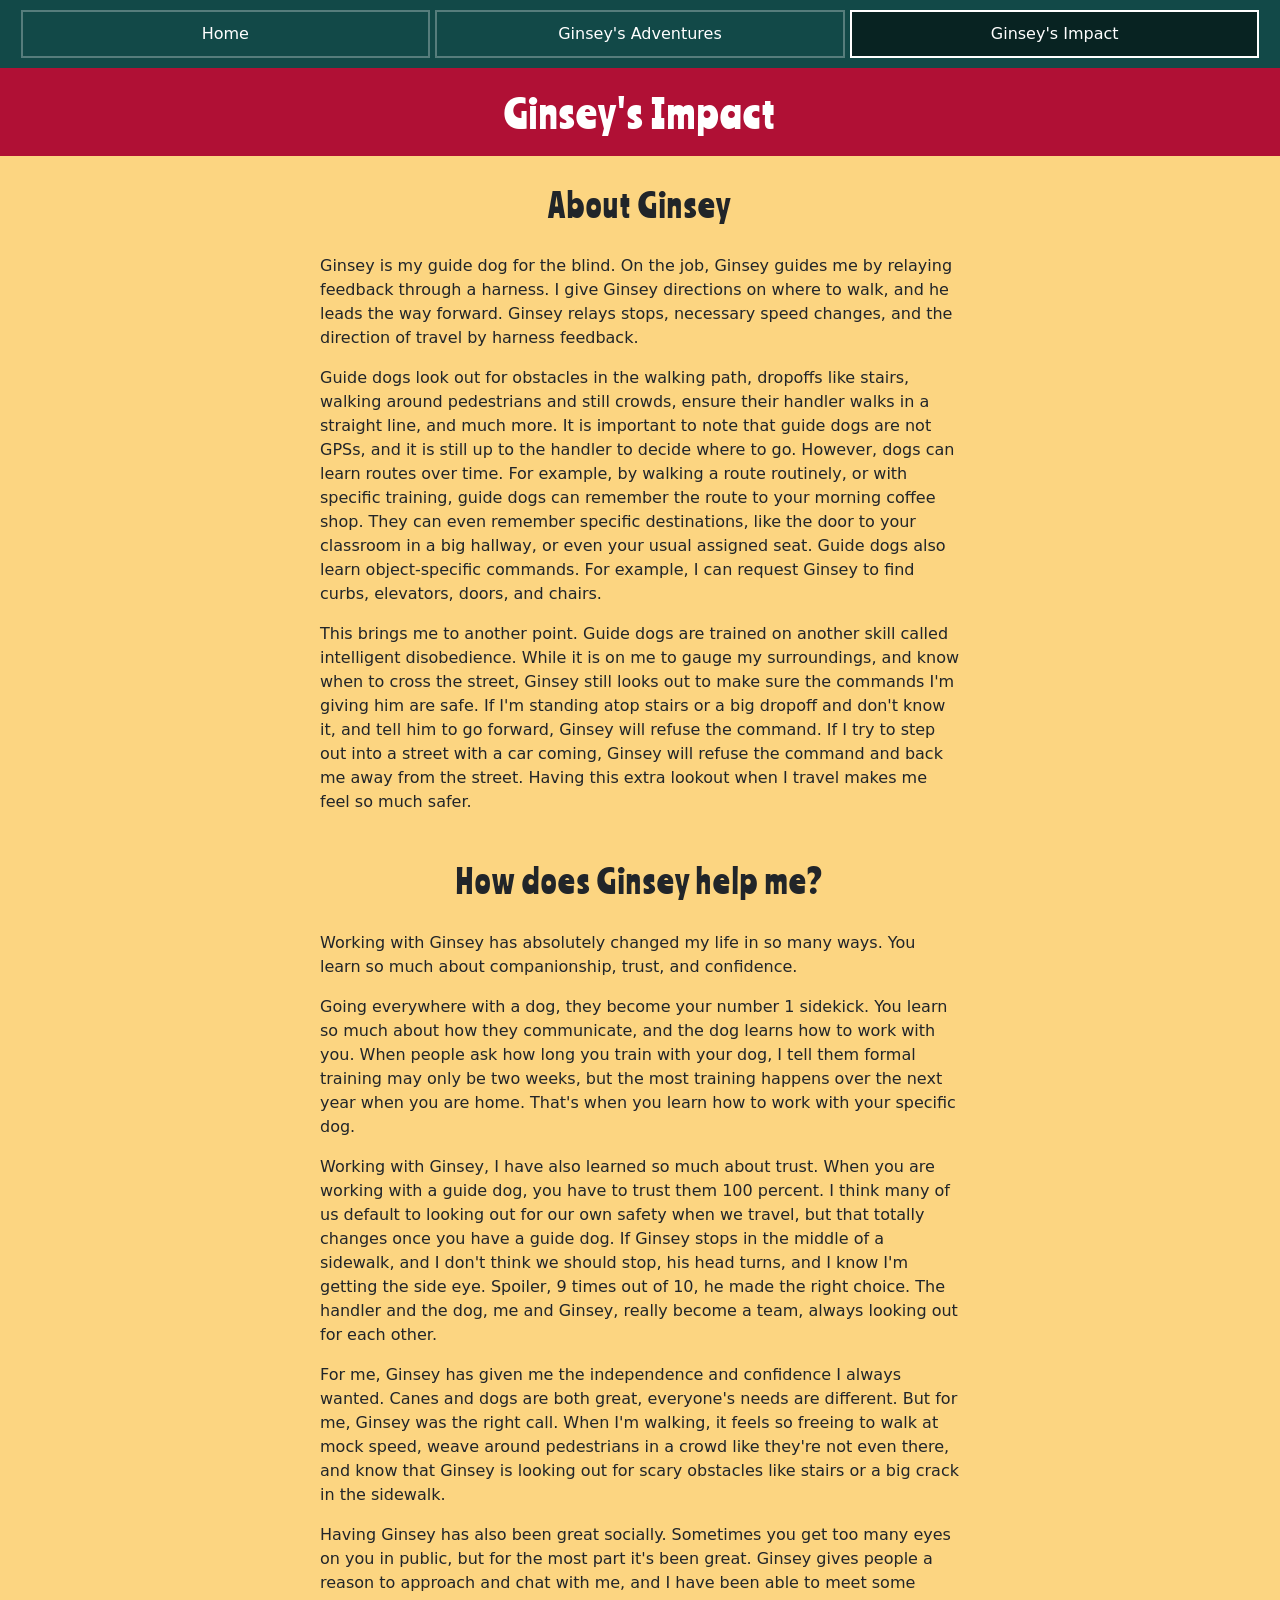
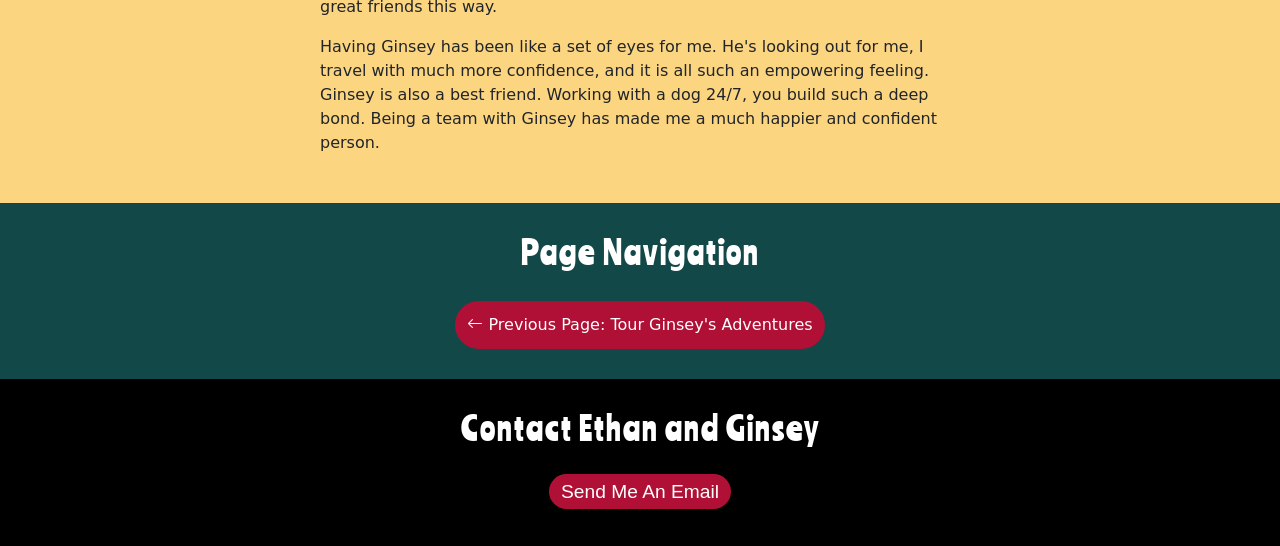
<file: GinseyAdventures/Ginseyimpact.html>
<!DOCTYPE HTML>
<html lang="en">
<head>
        <meta name="viewport" content="width=device-width, initial-scale=1.0">
    <meta charset="UTF-8">
    <title>Ginsey's Impact | The Adventures of Ginsey</title>
    <link rel="icon" type = "image/svg+xml" href = "ginseypaw.svg">
    <link rel="preconnect" href="https://fonts.googleapis.com">
<link rel="preconnect" href="https://fonts.gstatic.com" crossorigin>
<link href="https://fonts.googleapis.com/css2?family=Ranchers&display=swap" rel="stylesheet">
<link rel="stylesheet" href="https://cdn.jsdelivr.net/npm/bootstrap-icons@1.13.1/font/bootstrap-icons.min.css">
<link href="https://cdn.jsdelivr.net/npm/bootstrap@5.3.3/dist/css/bootstrap.min.css" rel="stylesheet" integrity="sha384-QWTKZyjpPEjISv5WaRU9OFeRpok6YctnYmDr5pNlyT2bRjXh0JMhjY6hW+ALEwIH" crossorigin="anonymous">
<link href="style.css" rel="stylesheet" type="text/css">
</head>

<body>
    <a href="#main-content" class="skip-link">Skip to main content</a>
        <div id="wrapper">

            <header>
            <nav aria-label="main">
        <ul>
            <li><a href="index.html">Home</a></li>
            <li><a href="adventures.html">Ginsey's Adventures</a></li>
            <li><a href="Ginseyimpact.html" aria-current="page" class="active">Ginsey's Impact</a></li>
        </ul>
    </nav>
            </header>

    <main id="main-content" tabindex="-1">
        <h1>Ginsey's Impact</h1>
<h2>About Ginsey</h2>

<p class="w-50 mx-auto">Ginsey is my guide dog for the blind. On the job, Ginsey guides me by relaying feedback through a harness. I give Ginsey directions on where to walk, and he leads the way forward. Ginsey relays stops, necessary speed changes, and the direction of travel by harness feedback.</p>

<p class="w-50 mx-auto">Guide dogs look out for obstacles in the walking path, dropoffs like stairs, walking around pedestrians and still crowds, ensure their handler walks in a straight line, and much more. It is important to note that guide dogs are not GPSs, and it is still up to the handler to decide where to go. However, dogs can learn routes over time. For example, by walking a route routinely, or with specific training, guide dogs can remember the route to your morning coffee shop. They can even remember specific destinations, like the door to your classroom in a big hallway, or even your usual assigned seat. Guide dogs also learn object-specific commands. For example, I can request Ginsey to find curbs, elevators, doors, and chairs.</p>

<p class="w-50 mx-auto">This brings me to another point. Guide dogs are trained on another skill called intelligent disobedience. While it is on me to gauge my surroundings, and know when to cross the street, Ginsey still looks out to make sure the commands I'm giving him are safe. If I'm standing atop stairs or a big dropoff and don't know it, and tell him to go forward, Ginsey will refuse the command. If I try to step out into a street with a car coming, Ginsey will refuse the command and back me away from the street. Having this extra lookout when I travel makes me feel so much safer.</p>

<h2 class="mt-5">How does Ginsey help me?</h2>

<p class="w-50 mx-auto">Working with Ginsey has absolutely changed my life in so many ways. You learn so much about companionship, trust, and confidence.</p>

<p class="w-50 mx-auto">Going everywhere with a dog, they become your number 1 sidekick. You learn so much about how they communicate, and the dog learns how to work with you. When people ask how long you train with your dog, I tell them formal training may only be two weeks, but the most training happens over the next year when you are home. That's when you learn how to work with your specific dog.</p>

<p class="w-50 mx-auto">Working with Ginsey, I have also learned so much about trust. When you are working with a guide dog, you have to trust them 100 percent. I think many of us default to looking out for our own safety when we travel, but that totally changes once you have a guide dog. If Ginsey stops in the middle of a sidewalk, and I don't think we should stop, his head turns, and I know I'm getting the side eye. Spoiler, 9 times out of 10, he made the right choice. The handler and the dog, me and Ginsey, really become a team, always looking out for each other.</p>

<p class="w-50 mx-auto">For me, Ginsey has given me the independence and confidence I always wanted. Canes and dogs are both great, everyone's needs are different. But for me, Ginsey was the right call. When I'm walking, it feels so freeing to walk at mock speed, weave around pedestrians in a crowd like they're not even there, and know that Ginsey is looking out for scary obstacles like stairs or a big crack in the sidewalk.</p>

<p class="w-50 mx-auto">Having Ginsey has also been great socially. Sometimes you get too many eyes on you in public, but for the most part it's been great. Ginsey gives people a reason to approach and chat with me, and I have been able to meet some great friends this way.</p>

<p class="w-50 mx-auto mb-5">Having Ginsey has been like a set of eyes for me. He's looking out for me, I travel with much more confidence, and it is all such an empowering feeling. Ginsey is also a best friend. Working with a dog 24/7, you build such a deep bond. Being a team with Ginsey has made me a much happier and confident person.</p>
<nav aria-label="Page Controls" class="pagenavigation">
    <h2>Page Navigation</h2>
    <a href="adventures.html"><i class="bi bi-arrow-left"></i> Previous Page: Tour Ginsey's Adventures</a>
</nav>
    </main>

<footer>
        <h2>Contact Ethan and Ginsey</h2>
        <a href="mailto:ethan@ethan-edwards.com">Send Me An Email</a>
</footer>
        </div>
       </body>
</html>
</file>
<file: AdventuresOfGinsey-Draft/style.css>
*{
    margin: 0; padding: 0;
}

/*fonts*/
.ranchers-regular {
  font-family: "Ranchers", sans-serif;
  font-weight: 400;
  font-style: normal;
}

body{
    background-color: #FCD581;
}

#wrapper{
    width: 100%;
}

/*navigation*/
nav{
    background-color: #124948;
    color: white;
    text-align: center;
    min-height: 68px;
    padding-top: 10px;
    margin: 0;
    width: 100%;
}
nav ul{
    padding: 0;
}
nav li{
    list-style: none;
    display: inline-block;
    width: 32%;
}
nav li a{
    display: block;
    transition: all 0.3s ease;
    color: white;
    text-decoration: none;
    text-align: center;
    padding: 10px 0px;
    border: 2px solid #ffffff49;
}
nav li a.active{
    background-color: #082322;
    border-color: #ffffff;
}
nav li a:hover{
    background-color: #B01035;
    border-color: #ffffff;
    text-decoration: underline;
}


/*headings*/
h1{
    text-align: center;
    font-family: 'Ranchers', sans-serif;
    letter-spacing: 2px;
    color: white;
    padding: 20px 0;
    margin: 0px 0px 30px;
    background-color: #B01035;
}
h2{
    text-align: center;
    font-family: 'Ranchers', sans-serif;
    margin-bottom: 30px;
    letter-spacing: 2px;
}
h3{
    text-align: center;
    font-family: 'Ranchers', sans-serif;
    letter-spacing: 2px;
}

section{
    padding: 20px;
}

/*carousel*/
#ginseyCarousel{
    margin: 20px auto;
}
.carouselimage{
    max-width: 300px;
    height: auto;
    margin: 0 auto;
    display: block;
}

.carousel-control-prev-icon, .carousel-control-next-icon{
    background-color: #B01035;
    border-radius: 50%;
    padding: 25px;
}
.carousel-control-prev:focus, .carousel-control-next:focus {
  opacity: 0.5;
}
.carousel-control-prev:hover, .carousel-control-next:hover {
  opacity: 0.9;
}

.pagenavigation{
    background-color: #124948;
    color: white;
    padding: 30px;
    text-align: center;
    display: block;
    margin: 0px auto;
    width: 100%;
}
.pagenavigation a{
    background-color: #B01035;
    display: inline-block;
    color: white;
    border: 2px solid transparent;
    border-radius: 50px;
    padding: 10px 10px;
    margin: 0 10px;
    min-width: 200px;
    cursor: pointer;
    text-decoration: none;
    transition: all 0.3s ease;
}
.pagenavigation a:hover{
    background-color: #124848;
    border: 2px solid #fdc581;
    color: white;
    text-decoration: underline;
}



@media (min-width: 100px) {
    .carousel-caption{
        font-size: smaller;
        padding: 0;
        background-color: #00000087;
    }
    .carousel-caption h3{
        transform: translateY(5px);
    }
    #ginseyCarousel{
        width: 100%;
    }
}

@media (min-width: 700px) {
    .carousel-caption{
        padding: 10px;
        font-size: large;
    }
    .carousel-caption h3{
        transform: translateY(0);
    }
    #ginseyCarousel{
    width: 66%;
    }
}


/*shortcut links*/
.mainshortcut{
  width: 70%;
  margin: 0 auto;
  line-height: 25px;
}
.shortcutlink{
  width: fit-content;
  border: 1px solid black;
  border-radius: 4px;
  box-shadow: 5px 5px 2px #784a0070;
  padding: 10px;
  margin: 10px auto;
  display: block;
}
.shortcut{
  padding: 10px;
  font-size: larger;
  line-height: 40px;
  width: 50%;
  margin: 30px auto;
  padding: 20px 10px 20px 40px;
  border: 1px solid black;
  border-radius: 4px;
  box-shadow: 5px 5px 2px #784a0070;
}
.skip-link {
  position: absolute;
  top: -100px;
  left: 0;
  background-color: #21180f;
  color: white;
  padding: 15px 20px;
  z-index: 1000;
  text-decoration: none;
  font-family: "Alfa Slab One", serif;
  font-size: 1rem;
  border-bottom-right-radius: 4px;
  transition: top 0.35s ease;
}
.skip-link:focus {
  top: 0;
  outline: 3px solid white;
  outline-offset: 0;
  color: #be7d54;
}


/*footer*/
footer{
    background-color: black;
    color: white;
    text-align: center;
    padding: 30px 0px 40px;
    font-size: larger;
    font-family: 'Arial', sans-serif;
}
footer a{
    color: white;
    background-color: #B01035;
    text-decoration: none;
    border: 2px solid transparent;
    padding: 5px 10px;
    border-radius: 50px;
    transition: all 0.3s ease;
}
footer a:hover{
    background-color: transparent;
    border: 2px solid #fcd581;
    text-decoration: underline;
}
</file>
<file: GinseyAdventures/style.css>
*{
    margin: 0; padding: 0;
}

/*fonts*/
.ranchers-regular {
  font-family: "Ranchers", sans-serif;
  font-weight: 400;
  font-style: normal;
}

body{
    background-color: #FCD581;
}

#wrapper{
    width: 100%;
}

/*navigation*/
nav{
    background-color: #124948;
    color: white;
    text-align: center;
    min-height: 68px;
    padding-top: 10px;
    margin: 0;
    width: 100%;
}
nav ul{
    padding: 0;
}
nav li{
    list-style: none;
    display: inline-block;
    width: 32%;
}
nav li a{
    display: block;
    transition: all 0.3s ease;
    color: white;
    text-decoration: none;
    text-align: center;
    padding: 10px 0px;
    border: 2px solid #ffffff49;
}
nav li a.active{
    background-color: #082322;
    border-color: #ffffff;
}
nav li a:hover{
    background-color: #B01035;
    border-color: #ffffff;
    text-decoration: underline;
}


/*headings*/
h1{
    text-align: center;
    font-family: 'Ranchers', sans-serif;
    letter-spacing: 2px;
    color: white;
    padding: 20px 0;
    margin: 0px 0px 30px;
    background-color: #B01035;
}
h2{
    text-align: center;
    font-family: 'Ranchers', sans-serif;
    margin-bottom: 30px;
    letter-spacing: 2px;
}
h3{
    text-align: center;
    font-family: 'Ranchers', sans-serif;
    letter-spacing: 2px;
}

section{
    padding: 20px;
}
.image{
    min-width: 280px;
    max-width: 100%;
    height: auto;
    display: block;
    margin: 0 auto 20px;
}

/*carousel*/
#ginseyCarousel{
    margin: 20px auto;
}
.carouselimage{
    max-width: 300px;
    height: auto;
    margin: 0 auto;
    display: block;
}

.carousel-control-prev-icon, .carousel-control-next-icon{
    background-color: #B01035;
    border-radius: 50%;
    padding: 25px;
}
.carousel-control-prev:focus, .carousel-control-next:focus {
  opacity: 0.5;
}
.carousel-control-prev:hover, .carousel-control-next:hover {
  opacity: 0.9;
}

.pagenavigation{
    background-color: #124948;
    color: white;
    padding: 30px;
    text-align: center;
    display: block;
    margin: 0px auto;
    width: 100%;
}
.pagenavigation a{
    background-color: #B01035;
    display: inline-block;
    color: white;
    border: 2px solid transparent;
    border-radius: 50px;
    padding: 10px 10px;
    margin: 0 10px;
    min-width: 200px;
    cursor: pointer;
    text-decoration: none;
    transition: all 0.3s ease;
}
.pagenavigation a:hover{
    background-color: #124848;
    border: 2px solid #fdc581;
    color: white;
    text-decoration: underline;
}



@media (min-width: 100px) {
    .carousel-caption{
        font-size: smaller;
        padding: 0;
        background-color: #00000087;
    }
    .carousel-caption h3{
        transform: translateY(5px);
    }
    #ginseyCarousel{
        width: 100%;
    }
    .pagenavigation a{
        margin: 0 0 10px;
    }
}

@media (min-width: 700px) {
    .carousel-caption{
        padding: 10px;
        font-size: large;
    }
    .carousel-caption h3{
        transform: translateY(0);
    }
    #ginseyCarousel{
    width: 66%;
    }
    .pagenavigation a{
        margin: 0 20px;
    }
}


/*shortcut links*/
.mainshortcut{
  width: 70%;
  margin: 0 auto;
  line-height: 25px;
}
.shortcutlink{
  width: fit-content;
  border: 1px solid black;
  border-radius: 4px;
  box-shadow: 5px 5px 2px #784a0070;
  padding: 10px;
  margin: 10px auto;
  display: block;
}
.shortcut{
  padding: 10px;
  font-size: larger;
  line-height: 40px;
  width: 50%;
  margin: 30px auto;
  padding: 20px 10px 20px 40px;
  border: 1px solid black;
  border-radius: 4px;
  box-shadow: 5px 5px 2px #784a0070;
}
.skip-link {
  position: absolute;
  top: -100px;
  left: 0;
  background-color: #21180f;
  color: white;
  padding: 15px 20px;
  z-index: 1000;
  text-decoration: none;
  font-family: "Alfa Slab One", serif;
  font-size: 1rem;
  border-bottom-right-radius: 4px;
  transition: top 0.35s ease;
}
.skip-link:focus {
  top: 0;
  outline: 3px solid white;
  outline-offset: 0;
  color: #be7d54;
}


/*footer*/
footer{
    background-color: black;
    color: white;
    text-align: center;
    padding: 30px 0px 40px;
    font-size: larger;
    font-family: 'Arial', sans-serif;
}
footer a{
    color: white;
    background-color: #B01035;
    text-decoration: none;
    border: 2px solid transparent;
    padding: 5px 10px;
    border-radius: 50px;
    transition: all 0.3s ease;
}
footer a:hover{
    background-color: transparent;
    border: 2px solid #fcd581;
    text-decoration: underline;
}
</file>
<file: Blank1200px.css>
html{
  padding: 0;
  margin: 0;
}
body {
  background-color: #999999;
  padding: 0;
  margin: 0;
}
#wrapper {
  margin: 0 auto;
  width: 100%;
  background-color: #ffffff;
  display: grid;
  grid-template-columns: repeat(12, 1fr);
  min-height: 100vh;
  grid-template-rows: 1fr auto;
}
nav {
  position: fixed;
  top: 0;
  left: 0;
  height: 100%;
  width: 25%;
  background-color: #f8de87;
  padding-top: 20px;
}
nav ul{
  padding: 0;
  margin: 0;
}
nav li {
  list-style-type: none;
  margin: 16px auto;
  width: 80%;
}
nav li a {
  display: block;
  padding: 15px 10px;
  background-color: #21180f;
  color: #be7d54;
  text-decoration: none;
  font-size: larger;
  border: 3px solid transparent;
  border-radius: 4px;
  transition: all 0.35s;
  text-align: center;
  font-family: "Alfa Slab One", serif;
  font-size: 20px;
  letter-spacing: 0.05em;
}
nav li a:hover{
  background-color: #a45c30;
  border: 3px solid #ffffff;
  color: white;
}
h1{
  background-color: #21180f;
  color: #be7d54;
  margin: 0;
  padding: 30px 20px;
  text-align: center;
  font-family: "Alfa Slab One", serif;
  font-size: 35px;
  letter-spacing: 0.1em;
}
main{
  margin: 0;
  padding: 0;
}
#main-content:focus {
  outline: 0 !important;
  box-shadow: none !important;
}
.mainworks h2{
  margin-top: 70px;
}
.mainworks h3{
  margin-top: 35px;
}
h2{
  text-align: center;
  font-family: "Alfa Slab One", serif;
  letter-spacing: 0.05em;
  font-size: 28px;
}
.frontprofile{
  width: 250px;
  margin: 0 auto;
  display: block;
  box-shadow: 10px 10px 2px #784a0070;
  border-radius: 4px;
}
main {
  grid-column: 4 / span 9;
  grid-row: 1;
}
footer {
  grid-column: 4 / span 9;
  grid-row: 2;
  color:white;
  background-color: #21180f;
  text-align: center;
  padding: 0 10px 20px;
  margin-top: 30px;
}
footer a{
  margin:0px 20px;
  text-decoration: none;
  color: #ffedb0;
  transition:all 0.35s;
}
footer a:hover{
  color: red;
}
footer h2{
  color: #be7d54;
}
.alfa-slab-one-regular {  
  font-family: "Alfa Slab One", serif;
  font-weight: 400;  
  font-style: normal;
}
.mainresume{
  margin: 0 auto;
  width: 60%;
  line-height: 25px;
  margin-top: 25px;
}
.mainresume a{
  text-decoration: none;
  color: #a45c30;
  transition:all 0.35s;
}
.mainresume a:hover{
  color: red;
}
.contactinfo{
  width: 50%;
  margin: 5px auto 30px;
  border: 1px solid black;
  border-radius: 4px;
  padding: 15px 0px;
  box-shadow: 5px 5px 2px #784a0070;
  font-size: larger;
}
.center{
  text-align: center;
  margin: 0; padding: 0;
}
.center a{
  text-align: center;
  color: #a45c30;
  transition: all 0.35s;
}
.center a:hover{
  color: red;
}
.contactinfo p{
  width: 80%;
  margin: 0 auto;
  padding: 0;
}
.boldcontent{
  font-weight: bold;
  margin-top: 10px;
}
.mainabout{
  width: 70%;
  margin: 0 auto;
  line-height: 25px;
}
.mainabout ul{
  font-size: larger;
  line-height: 40px;
  border: 1px solid black;
  border-radius: 4px;
  width: 70%;
  padding: 20px 10px 20px 40px;
  margin: 0 auto 80px auto;
  box-shadow: 5px 5px 2px #784a0070;
}
.aboutprofile{
  margin: 30px auto 45px;
  width: 250px;
  max-height: 450px;
}
.frontparagraph{
  padding: 10px;
  font-size: larger;
  line-height: 40px;
  width: 50%;
  margin: 30px auto;
  padding: 20px 10px 20px 40px;
  border: 1px solid black;
  border-radius: 4px;
  box-shadow: 5px 5px 2px #784a0070;
}
.mainworks{
  width: 70%;
  margin: 0 auto;
  line-height: 25px;
  margin-top: 25px;
}
.mainworks h2{
  margin-top: 25px;
}
.mainworks a{
  text-decoration: none;
  color: #a45c30;
  transition:all 0.35s;
}
.mainworks a:hover{
  color: red;
}
.mainworks ul{
  width: 70%;
  margin: 0 auto;
}
.workslink{
  width: fit-content;
  border: 1px solid black;
  border-radius: 4px;
  box-shadow: 5px 5px 2px #784a0070;
  padding: 10px;
  margin: 10px auto;
  display: block;
  text-align: center;
}
.mainshortcut{
  width: 70%;
  margin: 0 auto;
  line-height: 25px;
}
.shortcutlink{
  width: fit-content;
  border: 1px solid black;
  border-radius: 4px;
  box-shadow: 5px 5px 2px #784a0070;
  padding: 10px;
  margin: 10px auto;
  display: block;
}
.shortcut{
  padding: 10px;
  font-size: larger;
  line-height: 40px;
  width: 50%;
  margin: 30px auto;
  padding: 20px 10px 20px 40px;
  border: 1px solid black;
  border-radius: 4px;
  box-shadow: 5px 5px 2px #784a0070;
}
.worksparagraph{
  width: 50%;
  margin: 0 auto;
  margin-top: 18px;
}
.skip-link {
  position: absolute;
  top: -100px;
  left: 0;
  background-color: #21180f;
  color: white;
  padding: 15px 20px;
  z-index: 1000;
  text-decoration: none;
  font-family: "Alfa Slab One", serif;
  font-size: 1rem;
  border-bottom-right-radius: 4px;
  transition: top 0.35s ease;
}
.skip-link:focus {
  top: 0;
  outline: 3px solid white;
  outline-offset: 0;
  color: #be7d54;
}
h3{
  font-family: "Alfa Slab One", serif;
  font-size: 20px;
  letter-spacing: 0.1em;
  margin-top: 30px;
  margin-bottom: 0;
}
.mainresume h2{
  margin-top: 70px;
}
.mainresume h3{
  margin-top: 35px;
}
.margintop{
  margin-top: 30px !important;
}
nav li a[aria-current="page"]{
  background-color: #a45c30;
  color: white;
  border: 3px solid #ffffff;
}
.sr-only{
  position: absolute;
  width: 1px;
  height: 1px;
  padding: 0;
  margin: -1px;
  overflow: hidden;
  clip-path: inset(50%);  
  white-space: nowrap;
  border: 0;
}
nav li a:focus {
  background-color: #a45c30;
  border: 3px solid #ffffff;
  color: white;
  outline: none;
}

::selection{
  background-color: #a45c30;
  color: white;
}
</file>
